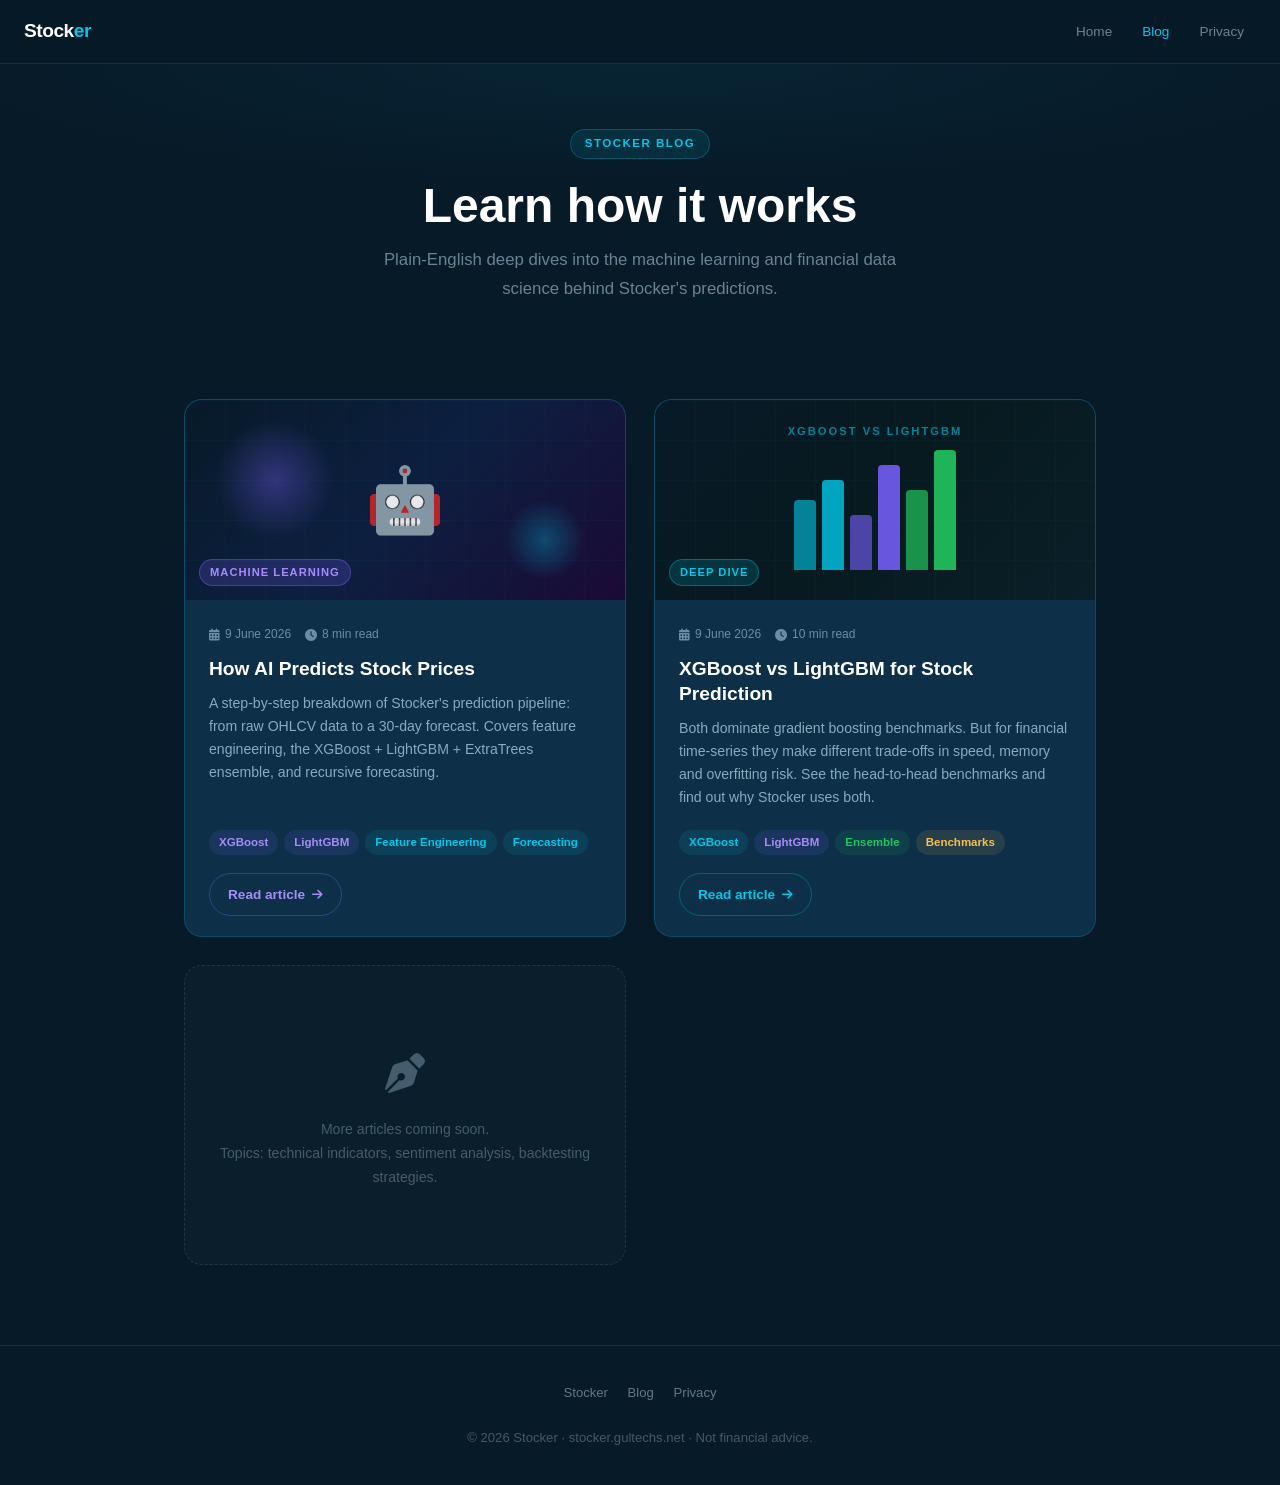
<file: templates/blog.html>
<!DOCTYPE html>
<html lang="en">
<head>
    <script async src="https://www.googletagmanager.com/gtag/js?id=G-5BPHKL6RCH"></script>
    <script>
      window.dataLayer = window.dataLayer || [];
      function gtag(){dataLayer.push(arguments);}
      gtag('js', new Date());
      gtag('consent', 'default', { analytics_storage:'denied', ad_storage:'denied', ad_user_data:'denied', ad_personalization:'denied', wait_for_update:500 });
      if (localStorage.getItem('stocker_analytics_consent') === '1') gtag('consent', 'update', { analytics_storage:'granted' });
      gtag('set', 'url_passthrough', true);
      gtag('config', 'G-5BPHKL6RCH');
    </script>
    <meta charset="UTF-8">
    <meta name="viewport" content="width=device-width, initial-scale=1">
    <title>Blog — Stocker</title>
    <meta name="description" content="Learn how AI and machine learning are used to predict stock prices. In-depth articles on XGBoost, LightGBM, feature engineering and forecasting from the team behind Stocker.">
    <meta name="keywords" content="stock analysis, stock prediction, machine learning finance, AI investing, fundamental analysis, stock valuation, financial education, investing for beginners, stock research, stock market analysis, XGBoost stock, LightGBM finance, artificial intelligence stocks, stock screener, stock insights">
    <meta name="robots" content="index, follow">
    <link rel="canonical" href="https://stocker.gultechs.net/blog">
    <meta property="og:type" content="website">
    <meta property="og:title" content="Blog — Stocker">
    <meta property="og:description" content="In-depth articles on AI stock prediction, machine learning models and financial data science from the Stocker team.">
    <meta property="og:url" content="https://stocker.gultechs.net/blog">
    <meta property="og:image" content="https://stocker.gultechs.net/static/stocker_logo.png">
    <link rel="icon" type="image/x-icon" href="/static/favicon-v3.ico">
    <link rel="stylesheet" href="https://cdn.jsdelivr.net/npm/bootstrap@5.2.3/dist/css/bootstrap.min.css" crossorigin="anonymous">
    <link rel="stylesheet" href="https://cdnjs.cloudflare.com/ajax/libs/font-awesome/6.4.2/css/all.min.css">
    <style>
        :root {
            --bg:      #071a28;
            --bg-soft: #0a2535;
            --bg-card: #0d3048;
            --accent:  #00c8e8;
            --purple:  #7b61ff;
            --green:   #22c55e;
            --gold:    #f7c04f;
            --text:    #c8eeff;
            --muted:   rgba(200,238,255,0.5);
            --border:  rgba(0,200,232,0.18);
        }
        * { box-sizing: border-box; }
        body { background: var(--bg); color: var(--text); font-family: 'Segoe UI', Arial, sans-serif; margin: 0; line-height: 1.7; min-height: 100vh; }

        /* NAV */
        nav { background: rgba(7,26,40,0.96); backdrop-filter: blur(10px); border-bottom: 1px solid var(--border); padding: 14px 24px; display: flex; align-items: center; justify-content: space-between; position: sticky; top: 0; z-index: 100; }
        .nav-logo { font-size: 1.2rem; font-weight: 800; color: #fff; text-decoration: none; letter-spacing: -0.5px; }
        .nav-logo span { color: var(--accent); }
        .nav-links { display: flex; align-items: center; gap: 6px; flex-wrap: wrap; }
        .nav-links a { color: var(--muted); text-decoration: none; font-size: 0.85rem; padding: 6px 12px; border-radius: 8px; transition: color .2s, background .2s; }
        .nav-links a:hover { color: #fff; background: rgba(255,255,255,0.05); }
        .nav-links a.active { color: var(--accent); }

        /* HERO */
        .hero { padding: 64px 24px 48px; text-align: center; position: relative; overflow: hidden; }
        .hero::before { content: ''; position: absolute; inset: 0; background: radial-gradient(ellipse 80% 60% at 50% 0%, rgba(0,200,232,0.06) 0%, transparent 70%); pointer-events: none; }
        .hero-tag { display: inline-block; background: rgba(0,200,232,0.1); border: 1px solid rgba(0,200,232,0.25); color: var(--accent); font-size: 0.72rem; font-weight: 700; letter-spacing: 1.5px; text-transform: uppercase; padding: 4px 14px; border-radius: 20px; margin-bottom: 18px; }
        .hero h1 { font-size: clamp(2rem, 5vw, 3rem); font-weight: 800; color: #fff; margin-bottom: 12px; }
        .hero p { color: var(--muted); font-size: 1.05rem; max-width: 520px; margin: 0 auto; }

        /* GRID */
        .blog-grid { max-width: 960px; margin: 0 auto; padding: 48px 24px 80px; display: grid; grid-template-columns: repeat(auto-fill, minmax(420px, 1fr)); gap: 28px; }

        /* CARD */
        .blog-card { background: var(--bg-card); border: 1px solid var(--border); border-radius: 18px; overflow: hidden; display: flex; flex-direction: column; text-decoration: none; transition: transform .22s, box-shadow .22s, border-color .22s; }
        .blog-card:hover { transform: translateY(-4px); box-shadow: 0 16px 48px rgba(0,0,0,0.4); border-color: rgba(0,200,232,0.35); }

        /* CARD THUMBNAIL */
        .card-thumb { height: 200px; display: flex; align-items: center; justify-content: center; position: relative; overflow: hidden; flex-shrink: 0; }
        .card-thumb-bg { position: absolute; inset: 0; }
        .card-thumb-icon { position: relative; z-index: 1; font-size: 4rem; opacity: 0.9; }
        .card-thumb-label { position: absolute; bottom: 14px; left: 14px; z-index: 1; font-size: 0.7rem; font-weight: 700; letter-spacing: 1px; text-transform: uppercase; padding: 3px 10px; border-radius: 20px; }

        /* CARD BODY */
        .card-body { padding: 24px 24px 20px; flex: 1; display: flex; flex-direction: column; }
        .card-meta { display: flex; align-items: center; gap: 14px; font-size: 0.75rem; color: var(--muted); margin-bottom: 12px; flex-wrap: wrap; }
        .card-meta span { display: flex; align-items: center; gap: 5px; }
        .card-title { font-size: 1.2rem; font-weight: 700; color: #fff; line-height: 1.3; margin-bottom: 10px; }
        .card-desc { font-size: 0.88rem; color: rgba(200,238,255,0.65); line-height: 1.65; flex: 1; margin-bottom: 20px; }
        .card-tags { display: flex; flex-wrap: wrap; gap: 6px; margin-bottom: 18px; }
        .card-tag { font-size: 0.72rem; font-weight: 600; padding: 3px 10px; border-radius: 20px; }
        .card-read { display: inline-flex; align-items: center; gap: 7px; font-size: 0.85rem; font-weight: 700; text-decoration: none; padding: 9px 18px; border-radius: 30px; border: 1px solid; transition: background .2s, color .2s; width: fit-content; }

        /* Coming soon card */
        .blog-card-soon { background: rgba(255,255,255,0.02); border: 1px dashed rgba(255,255,255,0.1); border-radius: 18px; display: flex; flex-direction: column; align-items: center; justify-content: center; padding: 48px 24px; gap: 10px; min-height: 300px; }
        .blog-card-soon .soon-icon { font-size: 2.5rem; opacity: 0.3; }
        .blog-card-soon p { color: rgba(200,238,255,0.3); font-size: 0.88rem; margin: 0; text-align: center; }

        footer { text-align: center; padding: 36px 24px; color: rgba(200,238,255,0.3); font-size: 0.82rem; border-top: 1px solid var(--border); }
        footer a { color: rgba(200,238,255,0.45); text-decoration: none; margin: 0 8px; }
        footer a:hover { color: var(--accent); }

        @media (max-width: 560px) {
            .blog-grid { grid-template-columns: 1fr; padding: 32px 16px 60px; }
            .card-thumb { height: 160px; }
        }
    </style>
</head>
<body>

<nav>
    <a href="/" class="nav-logo">Stock<span>er</span></a>
    <div class="nav-links">
        <a href="/">Home</a>
        <a href="/blog" class="active">Blog</a>
        <a href="/privacy">Privacy</a>
    </div>
</nav>

<div class="hero">
    <div class="hero-tag">Stocker Blog</div>
    <h1>Learn how it works</h1>
    <p>Plain-English deep dives into the machine learning and financial data science behind Stocker's predictions.</p>
</div>

<div class="blog-grid">

    <!-- Post 1: How AI Predicts Stocks -->
    <a href="/blog/how-ai-predicts-stocks" class="blog-card">
        <div class="card-thumb">
            <div class="card-thumb-bg" style="background: linear-gradient(135deg, #071a28 0%, #0d1f40 50%, #1a0a35 100%);">
                <!-- Animated grid lines -->
                <svg width="100%" height="100%" style="position:absolute;inset:0;opacity:0.15;">
                    <defs>
                        <pattern id="grid1" width="40" height="40" patternUnits="userSpaceOnUse">
                            <path d="M 40 0 L 0 0 0 40" fill="none" stroke="#00c8e8" stroke-width="0.5"/>
                        </pattern>
                    </defs>
                    <rect width="100%" height="100%" fill="url(#grid1)"/>
                </svg>
                <!-- Glowing orbs -->
                <div style="position:absolute; width:120px; height:120px; border-radius:50%; background:radial-gradient(circle, rgba(123,97,255,0.35) 0%, transparent 70%); top:20px; left:30px;"></div>
                <div style="position:absolute; width:80px; height:80px; border-radius:50%; background:radial-gradient(circle, rgba(0,200,232,0.3) 0%, transparent 70%); bottom:20px; right:40px;"></div>
            </div>
            <div class="card-thumb-icon">🤖</div>
            <div class="card-thumb-label" style="background:rgba(123,97,255,0.2); border:1px solid rgba(123,97,255,0.4); color:#a78bfa;">Machine Learning</div>
        </div>
        <div class="card-body">
            <div class="card-meta">
                <span><i class="fas fa-calendar-alt"></i> 9 June 2026</span>
                <span><i class="fas fa-clock"></i> 8 min read</span>
            </div>
            <div class="card-title">How AI Predicts Stock Prices</div>
            <div class="card-desc">A step-by-step breakdown of Stocker's prediction pipeline: from raw OHLCV data to a 30-day forecast. Covers feature engineering, the XGBoost + LightGBM + ExtraTrees ensemble, and recursive forecasting.</div>
            <div class="card-tags">
                <span class="card-tag" style="background:rgba(123,97,255,0.12); color:#a78bfa;">XGBoost</span>
                <span class="card-tag" style="background:rgba(123,97,255,0.12); color:#a78bfa;">LightGBM</span>
                <span class="card-tag" style="background:rgba(0,200,232,0.1); color:var(--accent);">Feature Engineering</span>
                <span class="card-tag" style="background:rgba(0,200,232,0.1); color:var(--accent);">Forecasting</span>
            </div>
            <span class="card-read" style="color:#a78bfa; border-color:rgba(123,97,255,0.35);">
                Read article <i class="fas fa-arrow-right" style="font-size:0.75rem;"></i>
            </span>
        </div>
    </a>

    <!-- Post 2: XGBoost vs LightGBM -->
    <a href="/blog/xgboost-vs-lightgbm-stock-prediction" class="blog-card">
        <div class="card-thumb">
            <div class="card-thumb-bg" style="background: linear-gradient(135deg, #071a28 0%, #071a20 50%, #0a1f28 100%);">
                <svg width="100%" height="100%" style="position:absolute;inset:0;opacity:0.12;">
                    <defs>
                        <pattern id="grid2" width="40" height="40" patternUnits="userSpaceOnUse">
                            <path d="M 40 0 L 0 0 0 40" fill="none" stroke="#00c8e8" stroke-width="0.5"/>
                        </pattern>
                    </defs>
                    <rect width="100%" height="100%" fill="url(#grid2)"/>
                </svg>
                <!-- Bar chart illustration -->
                <div style="position:absolute; bottom:30px; left:50%; transform:translateX(-50%); display:flex; align-items:flex-end; gap:6px;">
                    <div style="width:22px; height:70px; background:rgba(0,200,232,0.6); border-radius:4px 4px 0 0;"></div>
                    <div style="width:22px; height:90px; background:rgba(0,200,232,0.8); border-radius:4px 4px 0 0;"></div>
                    <div style="width:22px; height:55px; background:rgba(123,97,255,0.6); border-radius:4px 4px 0 0;"></div>
                    <div style="width:22px; height:105px; background:rgba(123,97,255,0.85); border-radius:4px 4px 0 0;"></div>
                    <div style="width:22px; height:80px; background:rgba(34,197,94,0.7); border-radius:4px 4px 0 0;"></div>
                    <div style="width:22px; height:120px; background:rgba(34,197,94,0.9); border-radius:4px 4px 0 0;"></div>
                </div>
                <div style="position:absolute; top:22px; left:50%; transform:translateX(-50%); font-size:0.7rem; font-weight:700; letter-spacing:2px; color:rgba(0,200,232,0.6); text-transform:uppercase; white-space:nowrap;">XGBoost  vs  LightGBM</div>
            </div>
            <div class="card-thumb-label" style="background:rgba(0,200,232,0.15); border:1px solid rgba(0,200,232,0.35); color:var(--accent);">Deep Dive</div>
        </div>
        <div class="card-body">
            <div class="card-meta">
                <span><i class="fas fa-calendar-alt"></i> 9 June 2026</span>
                <span><i class="fas fa-clock"></i> 10 min read</span>
            </div>
            <div class="card-title">XGBoost vs LightGBM for Stock Prediction</div>
            <div class="card-desc">Both dominate gradient boosting benchmarks. But for financial time-series they make different trade-offs in speed, memory and overfitting risk. See the head-to-head benchmarks and find out why Stocker uses both.</div>
            <div class="card-tags">
                <span class="card-tag" style="background:rgba(0,200,232,0.1); color:var(--accent);">XGBoost</span>
                <span class="card-tag" style="background:rgba(123,97,255,0.12); color:#a78bfa;">LightGBM</span>
                <span class="card-tag" style="background:rgba(34,197,94,0.1); color:var(--green);">Ensemble</span>
                <span class="card-tag" style="background:rgba(247,192,79,0.1); color:var(--gold);">Benchmarks</span>
            </div>
            <span class="card-read" style="color:var(--accent); border-color:rgba(0,200,232,0.3);">
                Read article <i class="fas fa-arrow-right" style="font-size:0.75rem;"></i>
            </span>
        </div>
    </a>

    <!-- Coming soon card -->
    <div class="blog-card-soon">
        <div class="soon-icon"><i class="fas fa-pen-nib"></i></div>
        <p>More articles coming soon.<br>Topics: technical indicators, sentiment analysis, backtesting strategies.</p>
    </div>

</div>

<footer>
    <a href="/">Stocker</a>
    <a href="/blog">Blog</a>
    <a href="/privacy">Privacy</a>
    <br><br>
    <span>© 2026 Stocker · stocker.gultechs.net · Not financial advice.</span>
</footer>

</body>
</html>
</file>
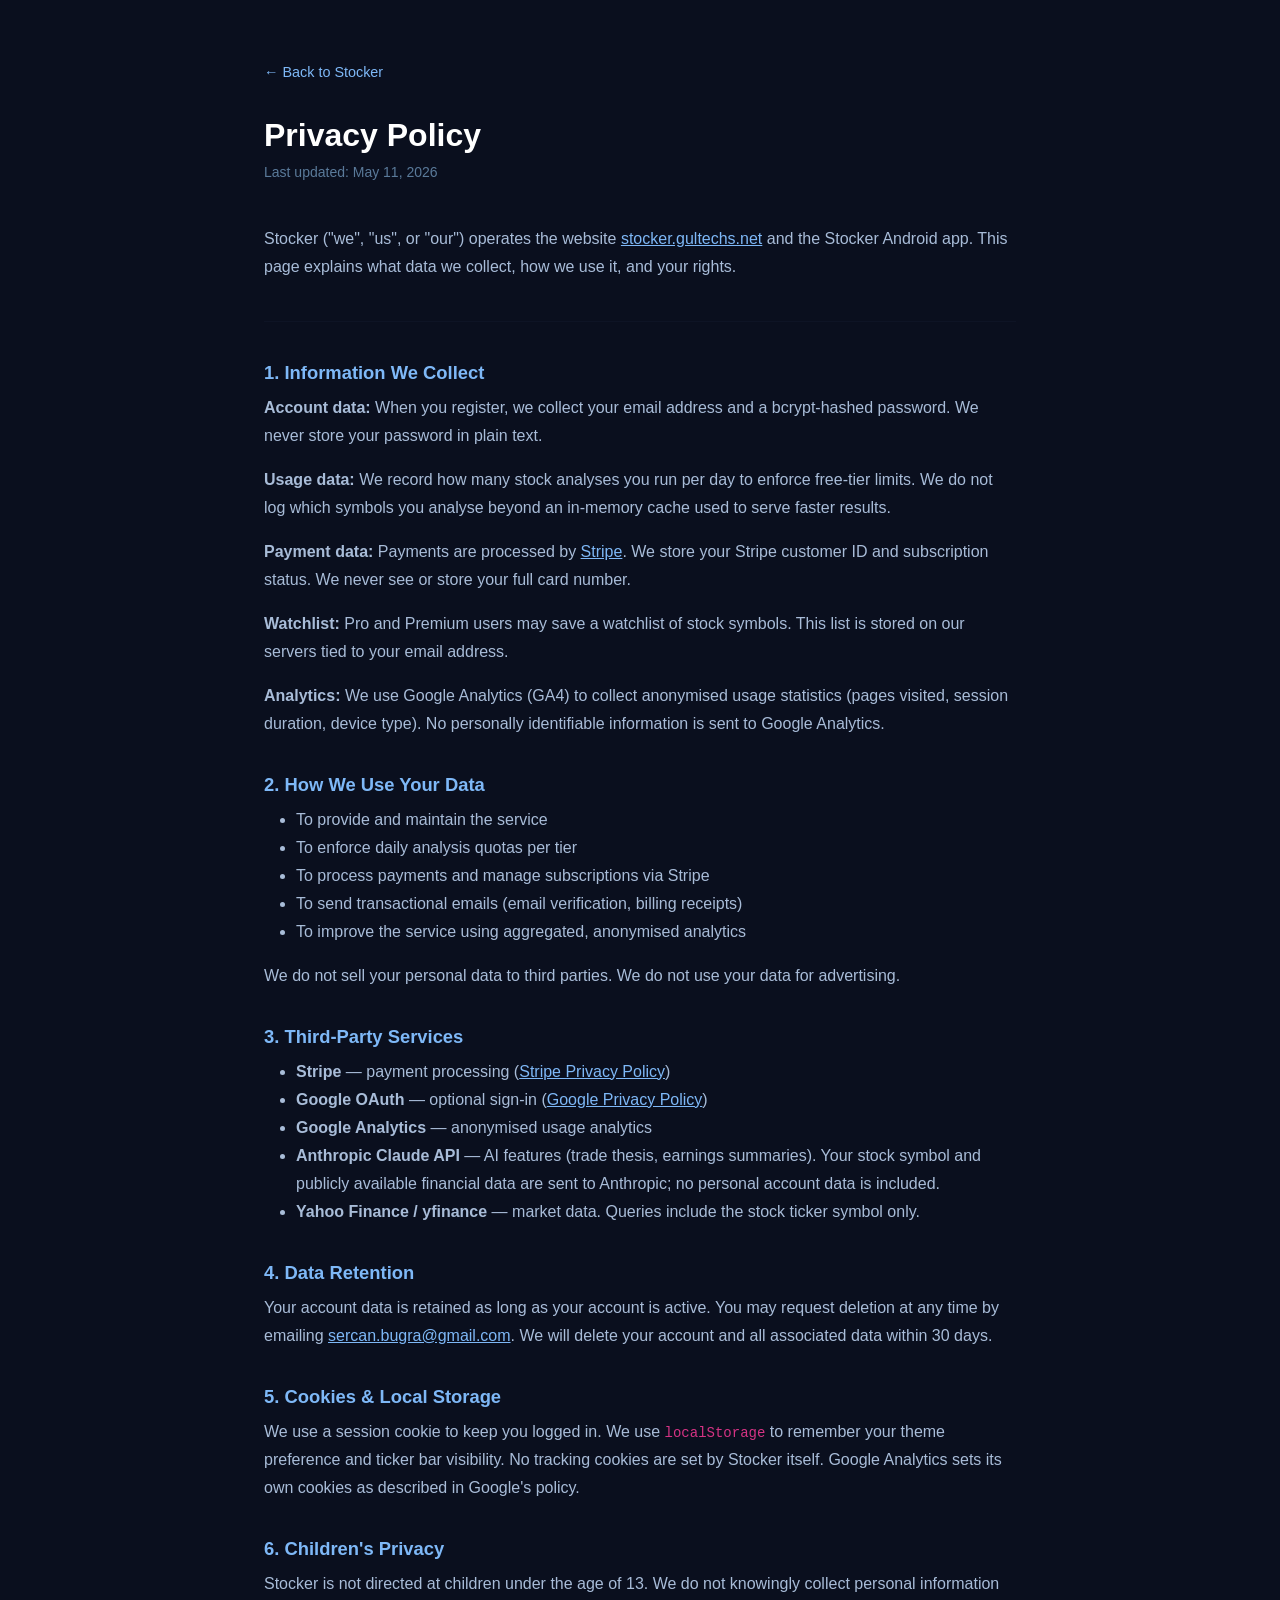
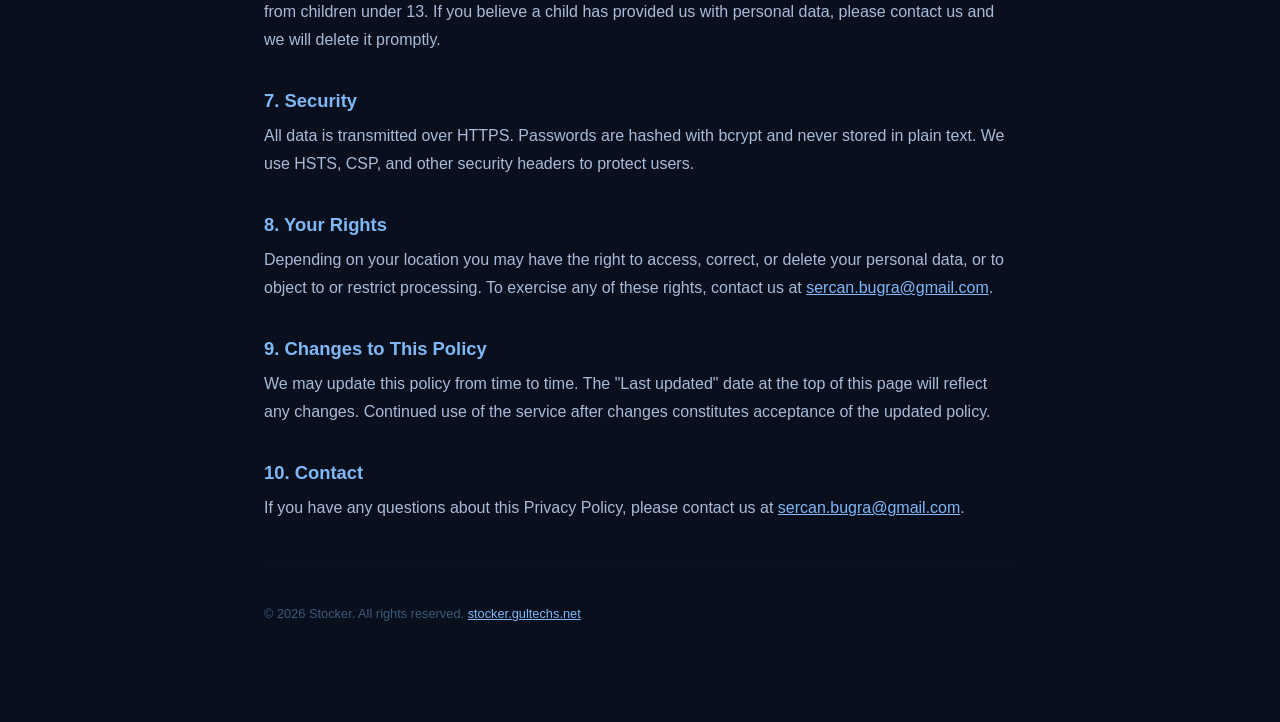
<file: templates/privacy.html>
<!DOCTYPE html>
<html lang="en">
<head>
    <!-- Google tag (gtag.js) — Consent Mode v2 -->
    <script async src="https://www.googletagmanager.com/gtag/js?id=G-5BPHKL6RCH"></script>
    <script>
      window.dataLayer = window.dataLayer || [];
      function gtag(){dataLayer.push(arguments);}
      gtag('js', new Date());
      gtag('consent', 'default', {
        analytics_storage: 'denied',
        ad_storage: 'denied',
        ad_user_data: 'denied',
        ad_personalization: 'denied',
        wait_for_update: 500
      });
      if (localStorage.getItem('stocker_analytics_consent') === '1') {
        gtag('consent', 'update', { analytics_storage: 'granted' });
      }
      gtag('set', 'url_passthrough', true);
      gtag('set', 'ads_data_redaction', true);
      gtag('config', 'G-5BPHKL6RCH');
    </script>
    <meta charset="UTF-8">
    <meta name="viewport" content="width=device-width, initial-scale=1">
    <title>Privacy Policy — Stocker</title>
    <link rel="icon" type="image/x-icon" href="{{ url_for('static', filename='favicon-v3.ico') }}">
    <link rel="canonical" href="https://stocker.gultechs.net/privacy">
    <meta name="robots" content="index, follow">
    <link rel="stylesheet" href="https://cdn.jsdelivr.net/npm/bootstrap@5.2.3/dist/css/bootstrap.min.css" crossorigin="anonymous">
    <style>
        body { background: #0a0f1e; color: #c8d8f0; font-family: 'Segoe UI', sans-serif; }
        .pp-wrap { max-width: 800px; margin: 0 auto; padding: 60px 24px 80px; }
        h1 { color: #fff; font-size: 2rem; font-weight: 700; margin-bottom: 6px; }
        h2 { color: #7eb8f7; font-size: 1.15rem; font-weight: 600; margin-top: 36px; margin-bottom: 10px; }
        p, li { color: #a8bcd8; line-height: 1.75; }
        a { color: #7eb8f7; }
        .updated { color: #5a7a9a; font-size: 0.875rem; margin-bottom: 40px; }
        hr { border-color: rgba(100,140,200,0.15); margin: 40px 0; }
        .back-link { display: inline-block; margin-bottom: 32px; color: #7eb8f7; text-decoration: none; font-size: 0.9rem; }
        .back-link:hover { color: #fff; }
    </style>
</head>
<body>
<div class="pp-wrap">
    <a href="/" class="back-link">← Back to Stocker</a>
    <h1>Privacy Policy</h1>
    <p class="updated">Last updated: May 11, 2026</p>

    <p>Stocker ("we", "us", or "our") operates the website <a href="https://stocker.gultechs.net">stocker.gultechs.net</a> and the Stocker Android app. This page explains what data we collect, how we use it, and your rights.</p>

    <hr>

    <h2>1. Information We Collect</h2>
    <p><strong>Account data:</strong> When you register, we collect your email address and a bcrypt-hashed password. We never store your password in plain text.</p>
    <p><strong>Usage data:</strong> We record how many stock analyses you run per day to enforce free-tier limits. We do not log which symbols you analyse beyond an in-memory cache used to serve faster results.</p>
    <p><strong>Payment data:</strong> Payments are processed by <a href="https://stripe.com" target="_blank" rel="noopener">Stripe</a>. We store your Stripe customer ID and subscription status. We never see or store your full card number.</p>
    <p><strong>Watchlist:</strong> Pro and Premium users may save a watchlist of stock symbols. This list is stored on our servers tied to your email address.</p>
    <p><strong>Analytics:</strong> We use Google Analytics (GA4) to collect anonymised usage statistics (pages visited, session duration, device type). No personally identifiable information is sent to Google Analytics.</p>

    <h2>2. How We Use Your Data</h2>
    <ul>
        <li>To provide and maintain the service</li>
        <li>To enforce daily analysis quotas per tier</li>
        <li>To process payments and manage subscriptions via Stripe</li>
        <li>To send transactional emails (email verification, billing receipts)</li>
        <li>To improve the service using aggregated, anonymised analytics</li>
    </ul>
    <p>We do not sell your personal data to third parties. We do not use your data for advertising.</p>

    <h2>3. Third-Party Services</h2>
    <ul>
        <li><strong>Stripe</strong> — payment processing (<a href="https://stripe.com/privacy" target="_blank" rel="noopener">Stripe Privacy Policy</a>)</li>
        <li><strong>Google OAuth</strong> — optional sign-in (<a href="https://policies.google.com/privacy" target="_blank" rel="noopener">Google Privacy Policy</a>)</li>
        <li><strong>Google Analytics</strong> — anonymised usage analytics</li>
        <li><strong>Anthropic Claude API</strong> — AI features (trade thesis, earnings summaries). Your stock symbol and publicly available financial data are sent to Anthropic; no personal account data is included.</li>
        <li><strong>Yahoo Finance / yfinance</strong> — market data. Queries include the stock ticker symbol only.</li>
    </ul>

    <h2>4. Data Retention</h2>
    <p>Your account data is retained as long as your account is active. You may request deletion at any time by emailing <a href="mailto:sercan.bugra@gmail.com">sercan.bugra@gmail.com</a>. We will delete your account and all associated data within 30 days.</p>

    <h2>5. Cookies &amp; Local Storage</h2>
    <p>We use a session cookie to keep you logged in. We use <code>localStorage</code> to remember your theme preference and ticker bar visibility. No tracking cookies are set by Stocker itself. Google Analytics sets its own cookies as described in Google's policy.</p>

    <h2>6. Children's Privacy</h2>
    <p>Stocker is not directed at children under the age of 13. We do not knowingly collect personal information from children under 13. If you believe a child has provided us with personal data, please contact us and we will delete it promptly.</p>

    <h2>7. Security</h2>
    <p>All data is transmitted over HTTPS. Passwords are hashed with bcrypt and never stored in plain text. We use HSTS, CSP, and other security headers to protect users.</p>

    <h2>8. Your Rights</h2>
    <p>Depending on your location you may have the right to access, correct, or delete your personal data, or to object to or restrict processing. To exercise any of these rights, contact us at <a href="mailto:sercan.bugra@gmail.com">sercan.bugra@gmail.com</a>.</p>

    <h2>9. Changes to This Policy</h2>
    <p>We may update this policy from time to time. The "Last updated" date at the top of this page will reflect any changes. Continued use of the service after changes constitutes acceptance of the updated policy.</p>

    <h2>10. Contact</h2>
    <p>If you have any questions about this Privacy Policy, please contact us at <a href="mailto:sercan.bugra@gmail.com">sercan.bugra@gmail.com</a>.</p>

    <hr>
    <p style="font-size:0.8rem; color:#3a5a7a;">© 2026 Stocker. All rights reserved. <a href="/">stocker.gultechs.net</a></p>
</div>
</body>
</html>
</file>
